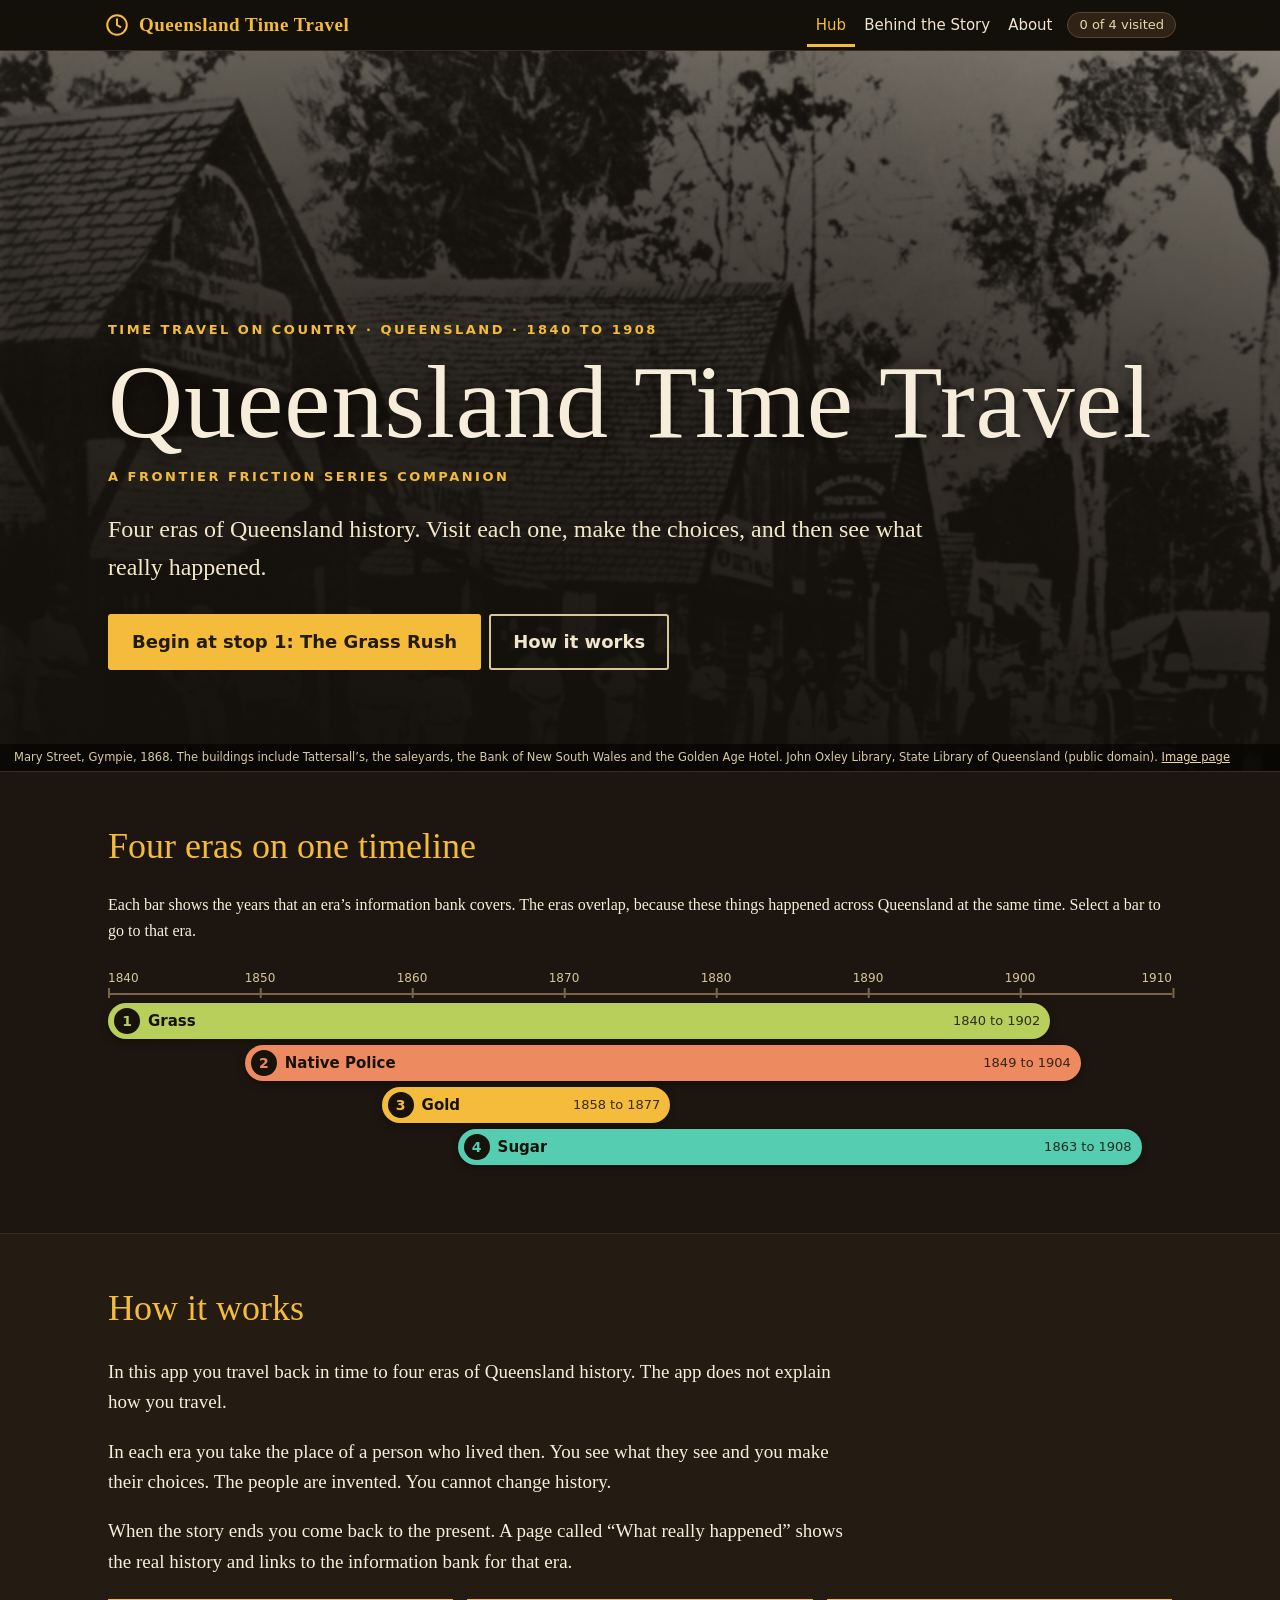
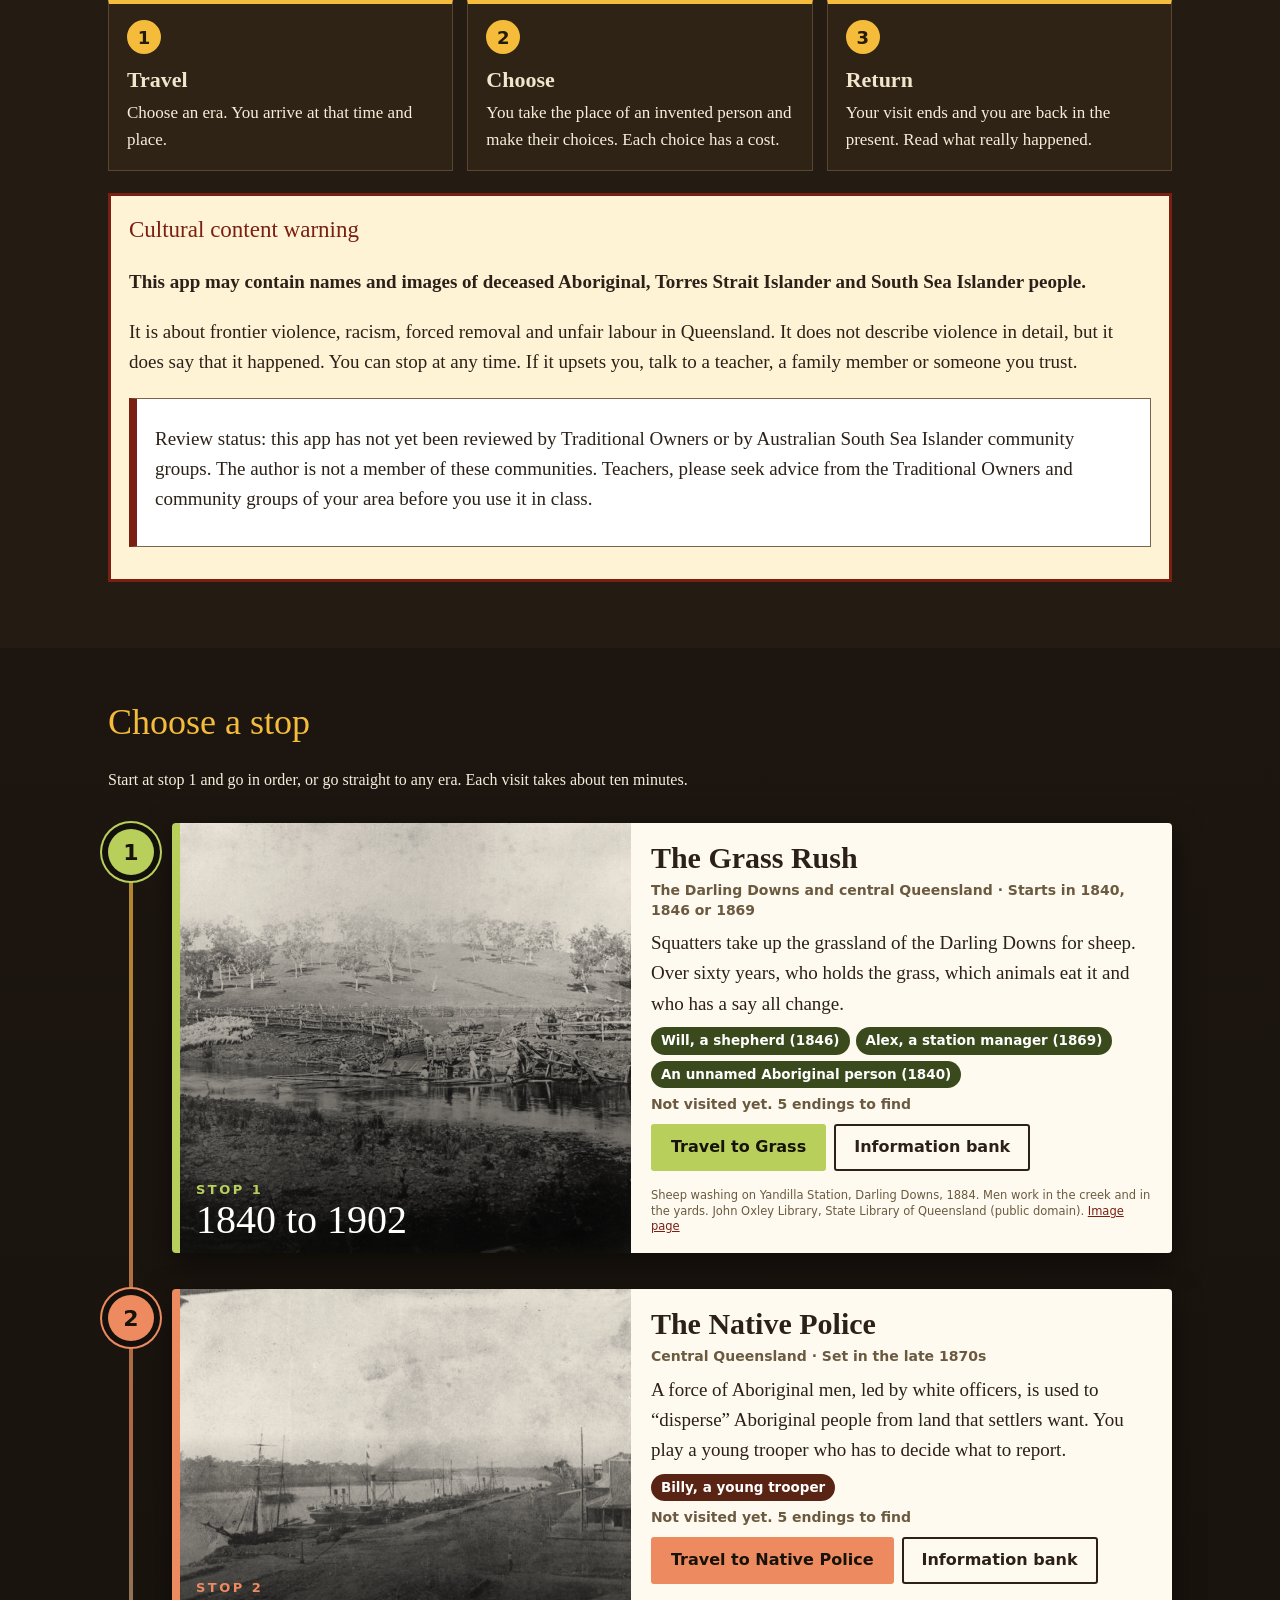
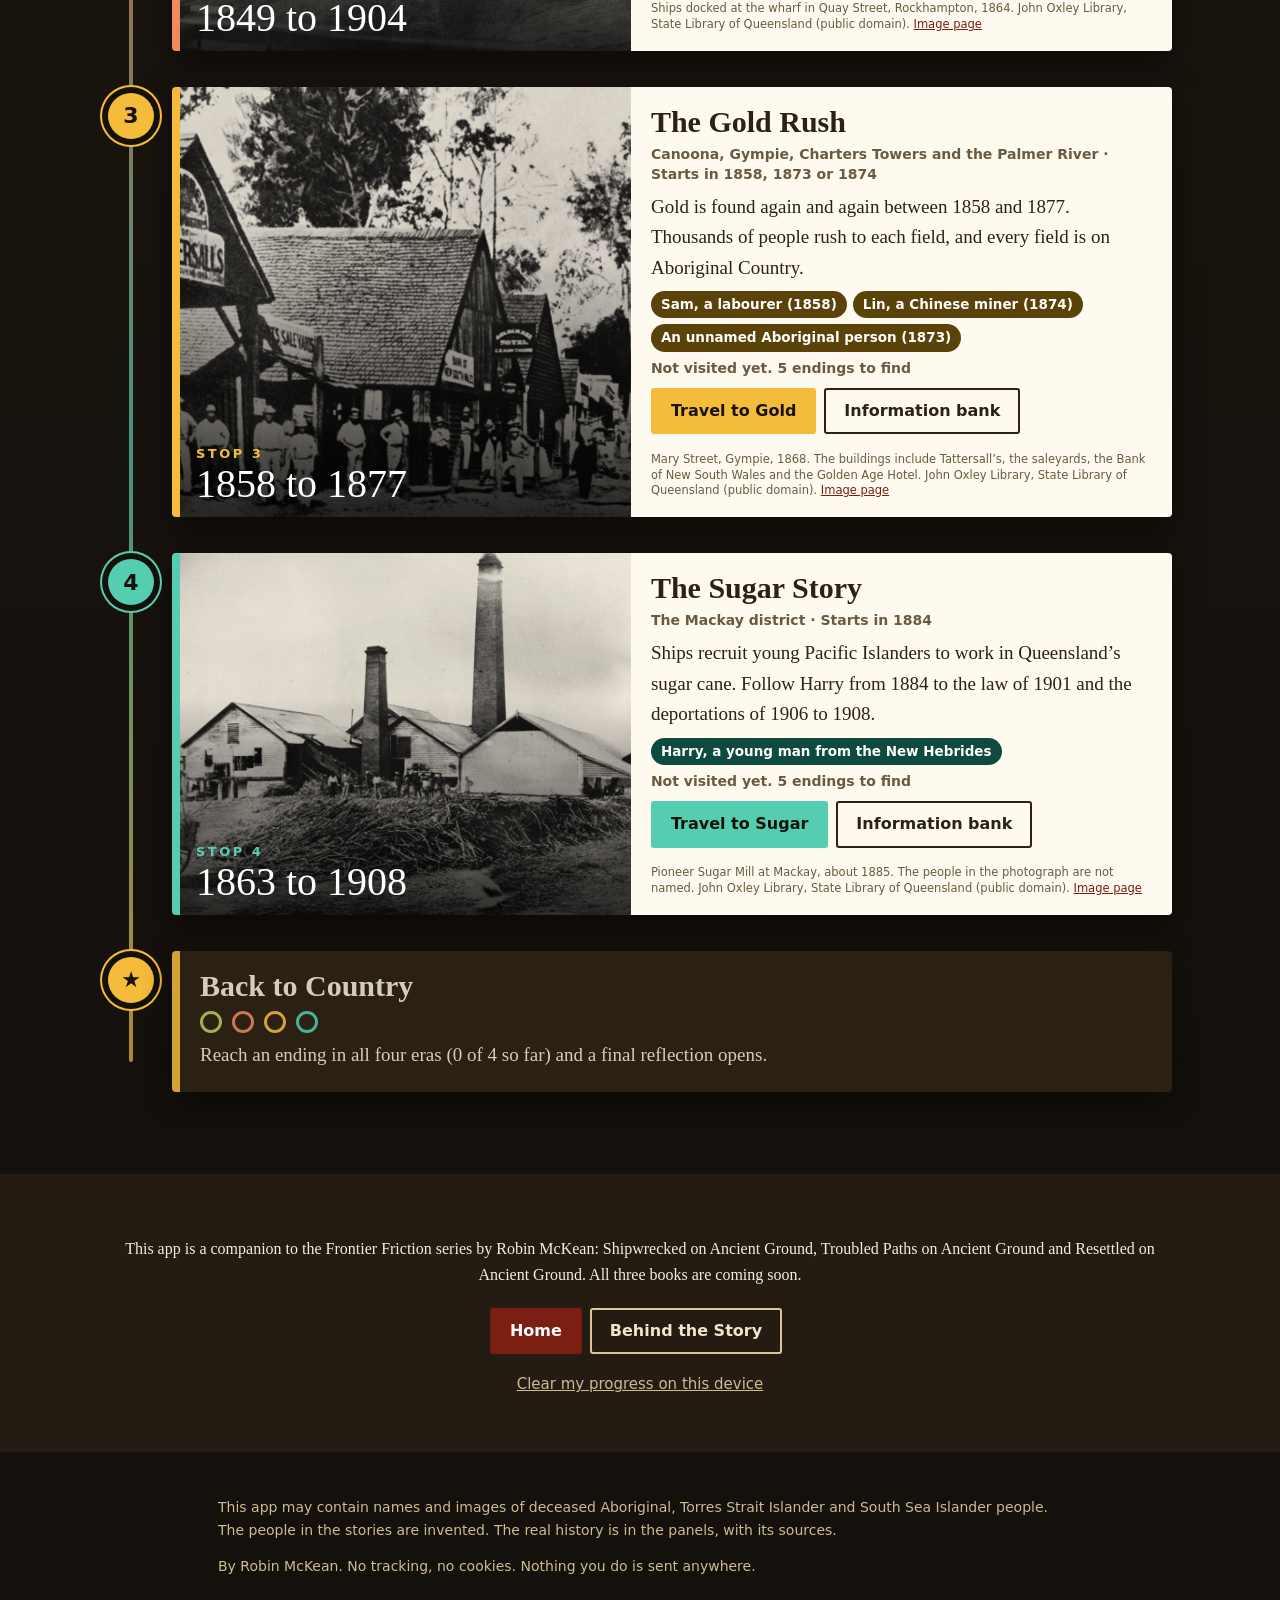
<file: index.html>
<!doctype html>
<html lang="en-AU"><head><meta charset="utf-8">
<meta name="viewport" content="width=device-width,initial-scale=1">
<title>Queensland Time Travel · A Frontier Friction series companion</title>
<meta name="description" content="A choose-your-path time-travel app by Robin McKean. Step into four eras of Queensland history (the grass rush, the Native Mounted Police, the gold rushes and the sugar industry), make the choices, then read what really happened. Includes a content warning, real history panels with sources, and class questions.">
<meta name="theme-color" content="#14100b">
<link rel="icon" href="data:image/svg+xml,%3Csvg xmlns='http://www.w3.org/2000/svg' viewBox='0 0 32 32'%3E%3Crect width='32' height='32' fill='%2314100b'/%3E%3Ccircle cx='16' cy='16' r='10' fill='none' stroke='%23f4bc3a' stroke-width='2.5'/%3E%3Cpath d='M16 9v7l5 3' stroke='%23f6eedb' stroke-width='2.5' fill='none'/%3E%3C/svg%3E">
<link rel="stylesheet" href="styles.css">
</head><body>
<a class="skip" href="#main">Skip to the main content</a>

<header class="top">
 <div class="topbar">
  <a class="brand" href="#/"><svg viewBox="0 0 32 32" width="26" height="26" aria-hidden="true" focusable="false"><circle cx="16" cy="16" r="12" fill="none" stroke="currentColor" stroke-width="2.5"/><path d="M16 8v8l5 3" fill="none" stroke="currentColor" stroke-width="2.5"/></svg><span>Queensland Time Travel</span></a>
  <nav id="nav" aria-label="Sections"></nav>
 </div>
</header>
<main id="main" tabindex="-1"></main>
<footer id="foot"></footer>
<noscript><p style="padding:16px;font-family:Georgia,serif;background:#f6eedb">This app needs JavaScript. Nothing is sent anywhere.</p></noscript>
<script src="data.js"></script>
<script src="app.js"></script>
</body></html>
</file>
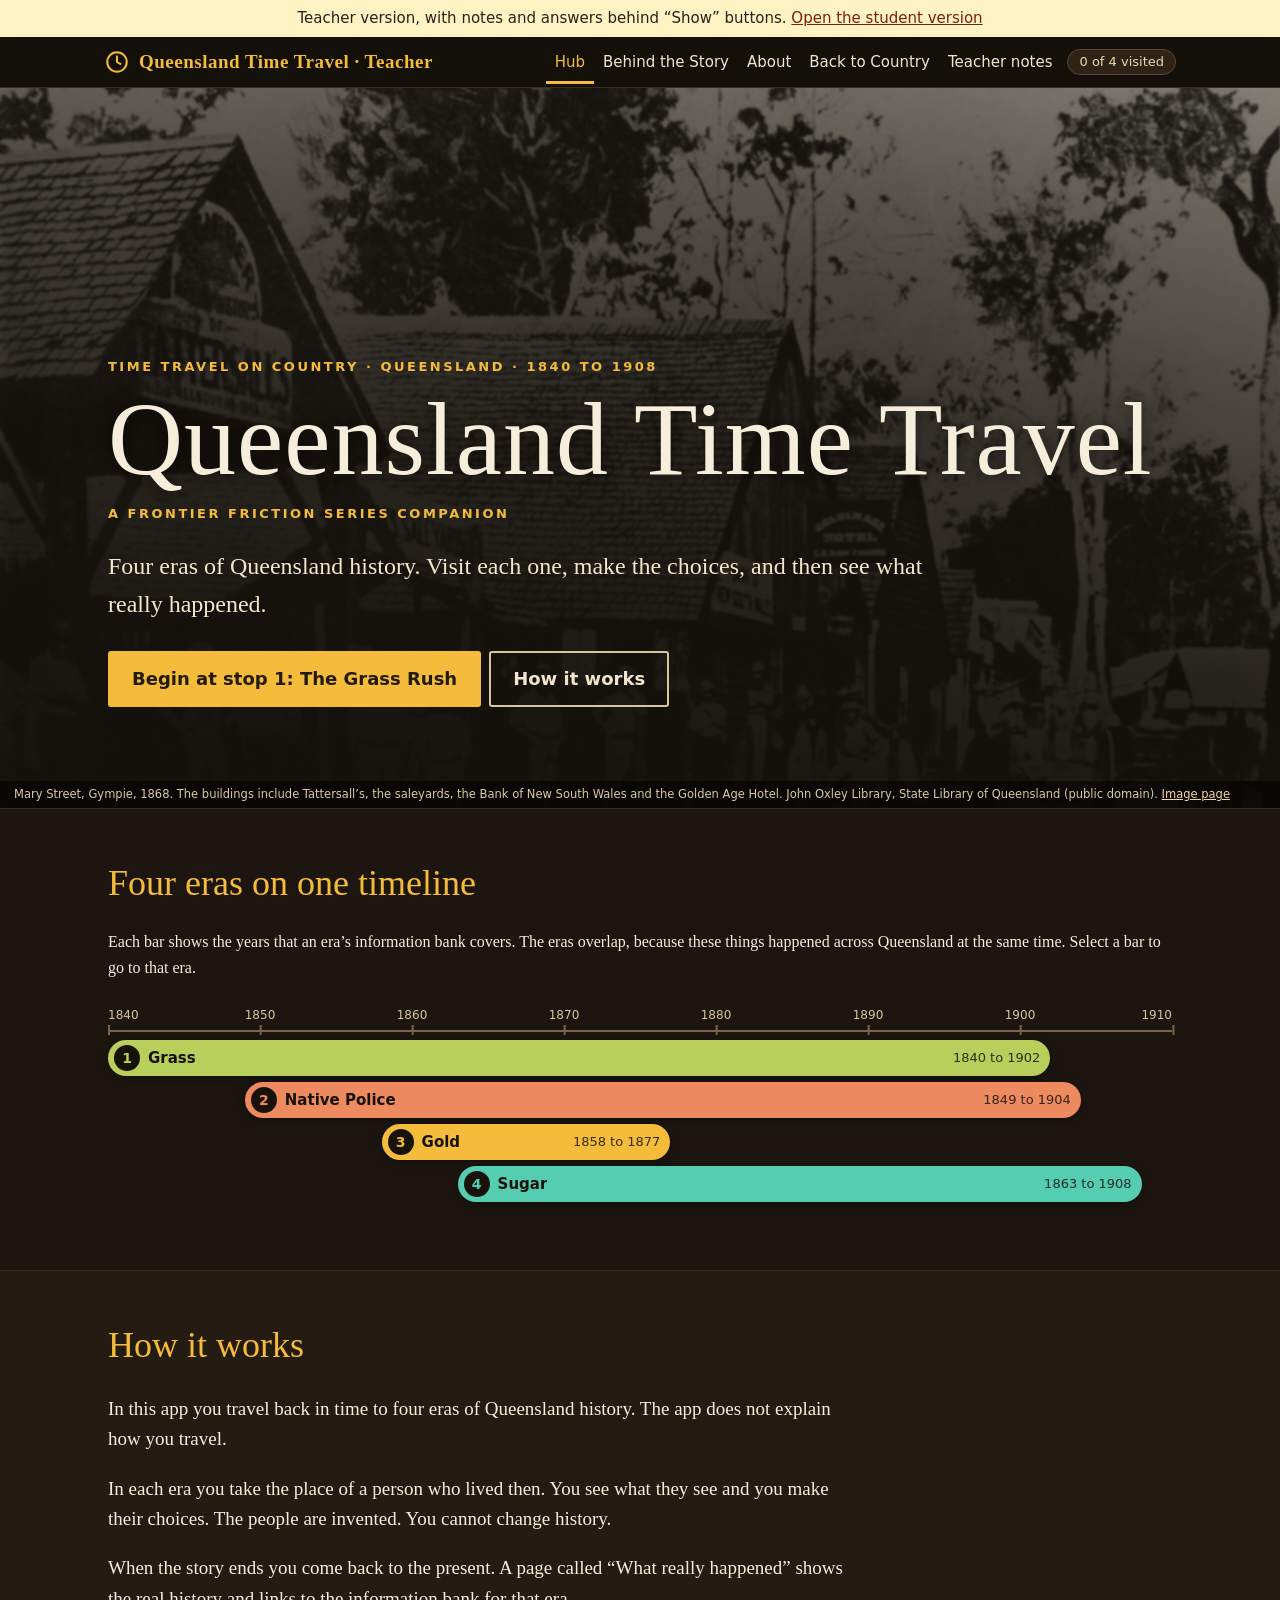
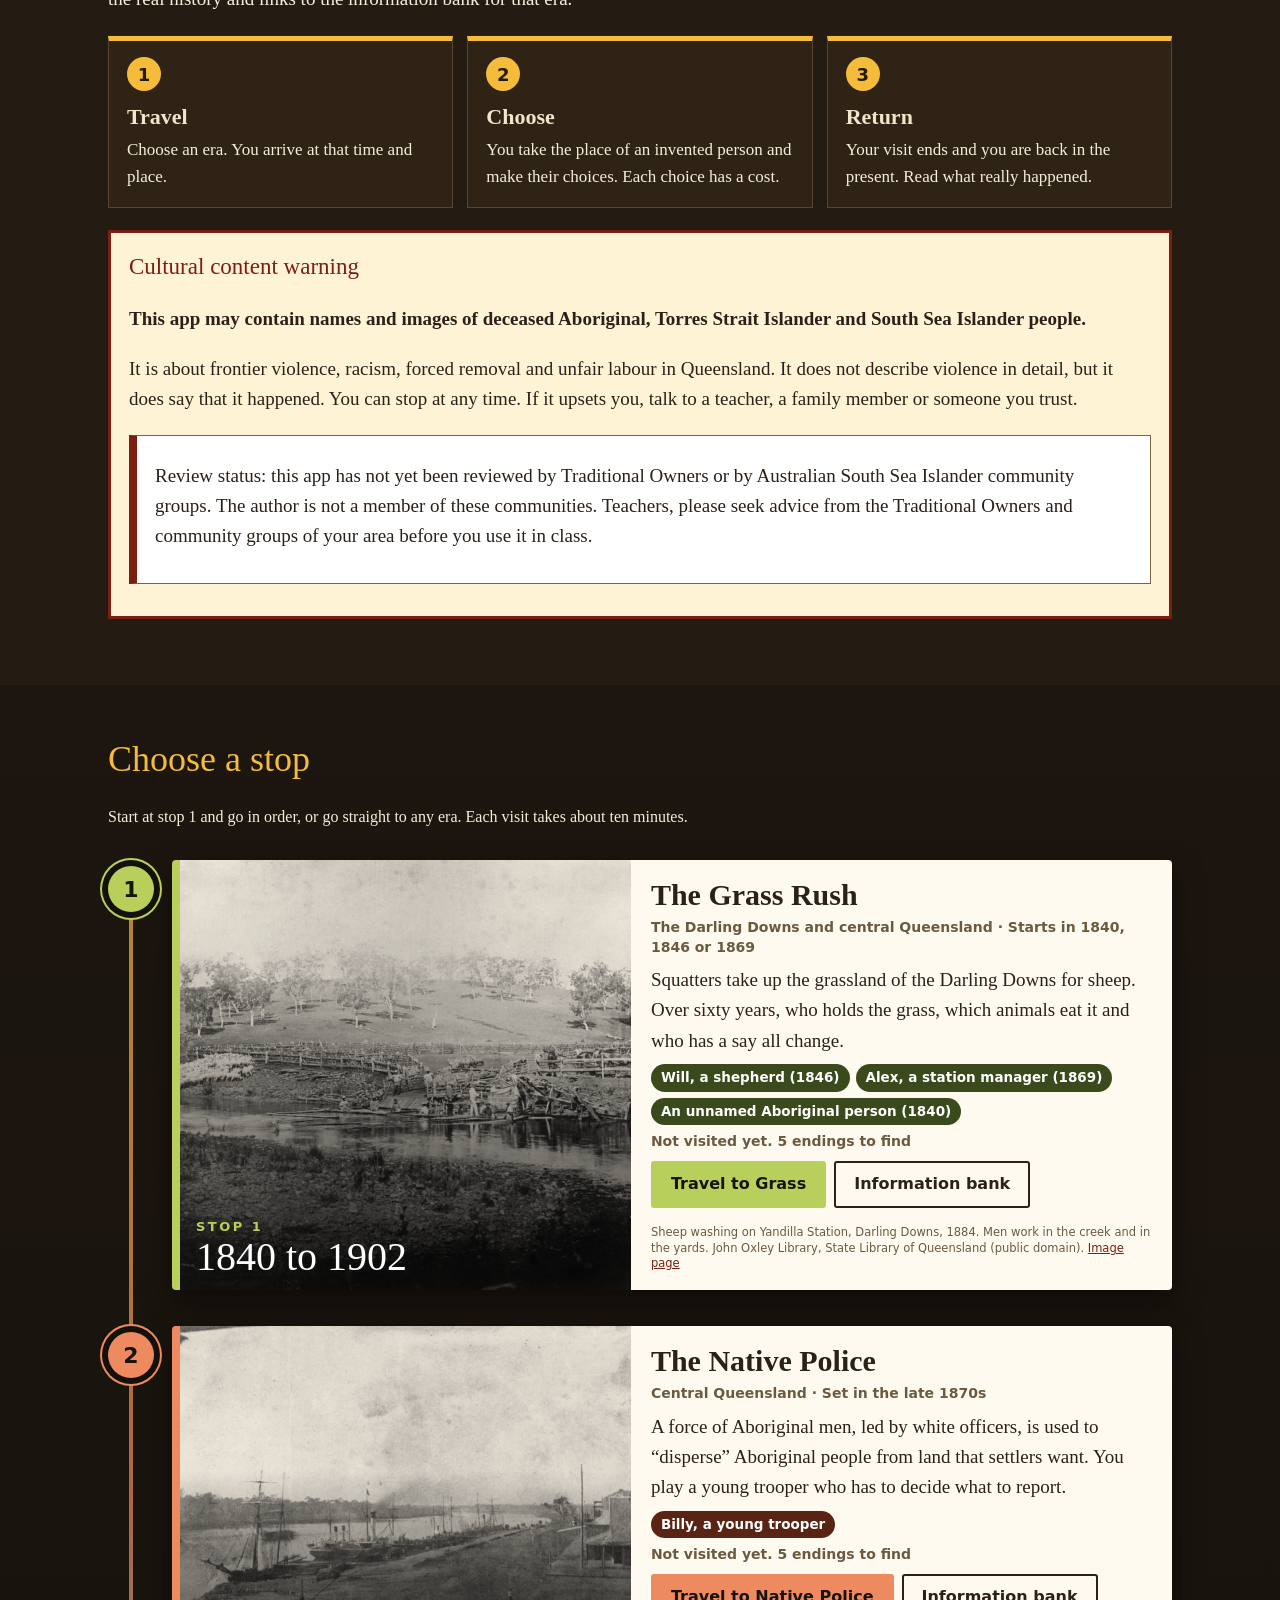
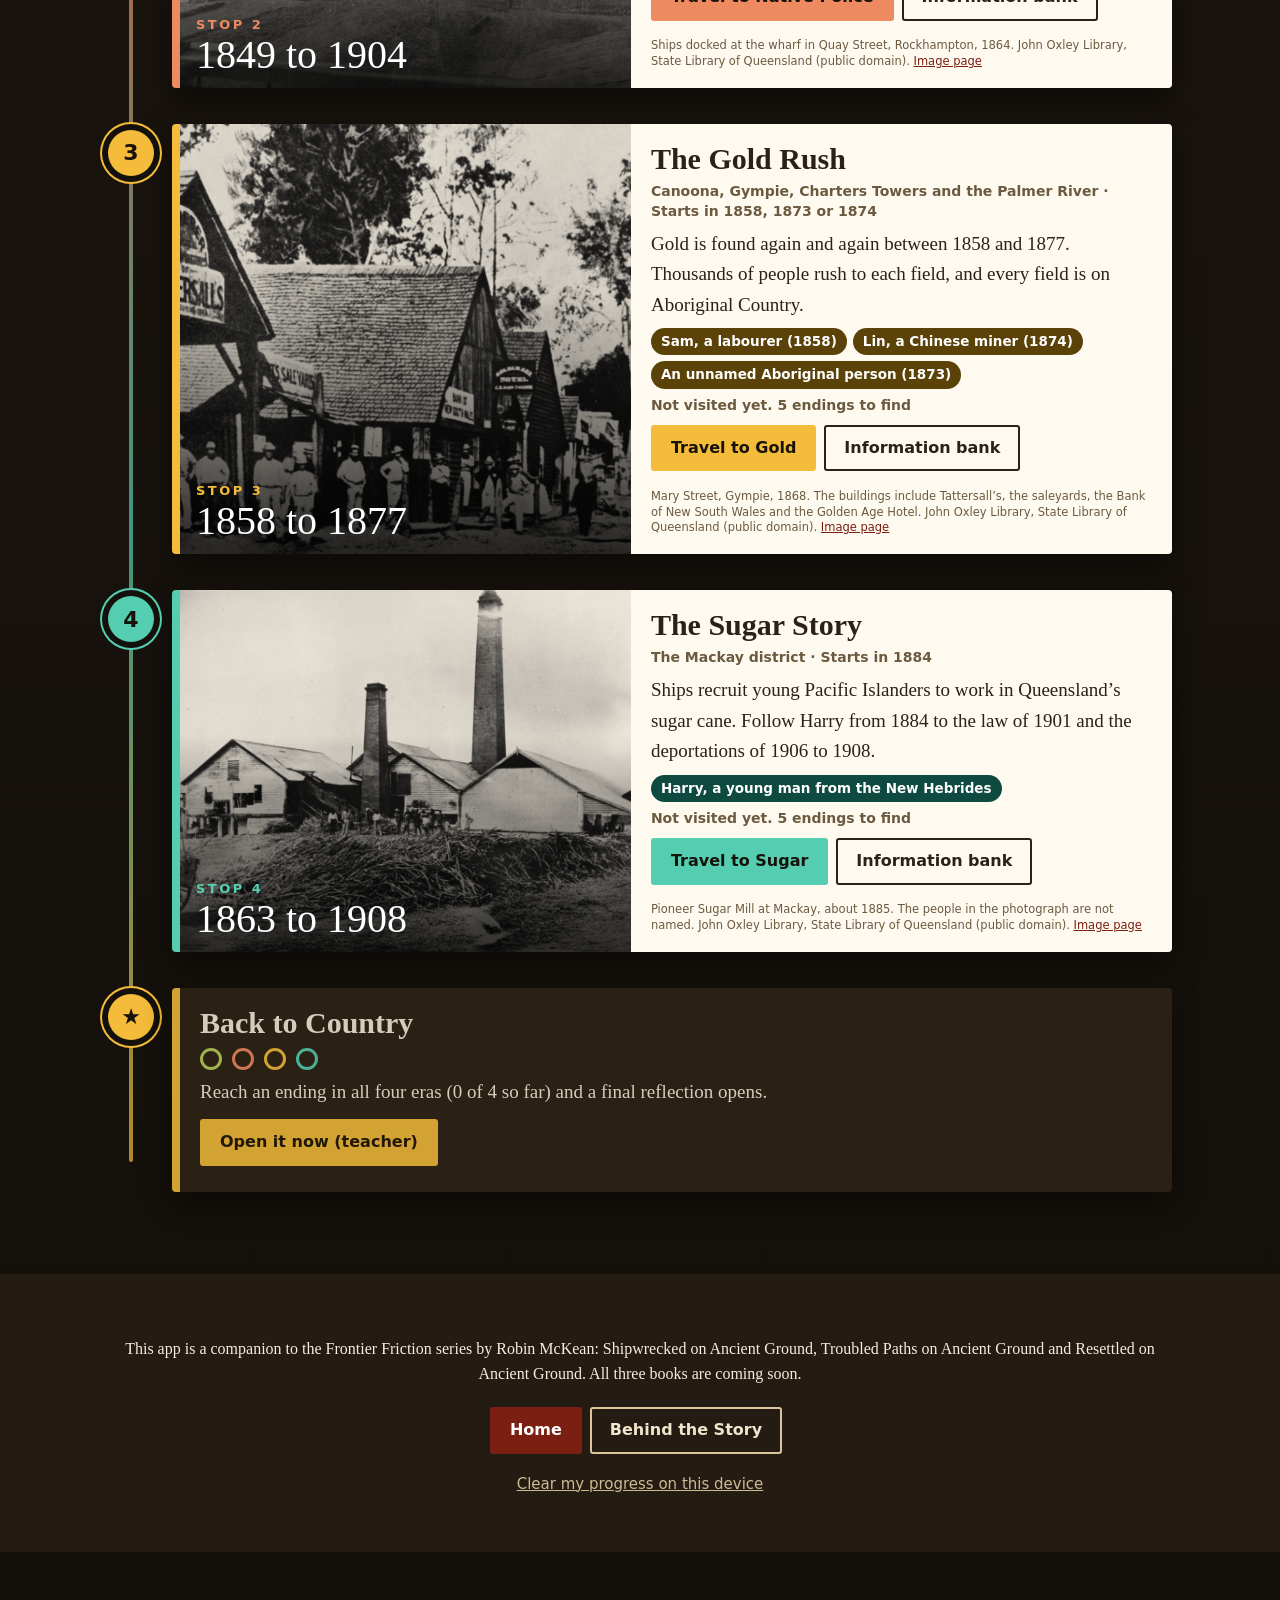
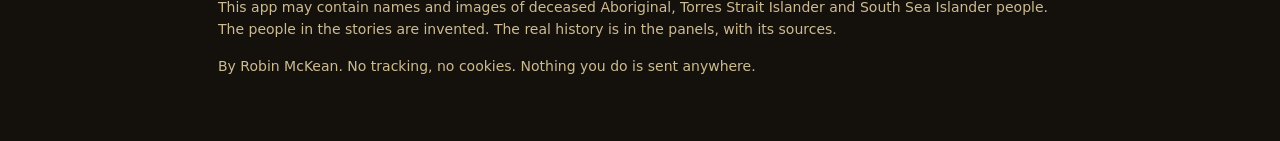
<file: teacher/index.html>
<!doctype html>
<html lang="en-AU"><head><meta charset="utf-8">
<meta name="viewport" content="width=device-width,initial-scale=1">
<title>Queensland Time Travel · A Frontier Friction series companion · Teacher version</title>
<meta name="description" content="A choose-your-path time-travel app by Robin McKean. Step into four eras of Queensland history (the grass rush, the Native Mounted Police, the gold rushes and the sugar industry), make the choices, then read what really happened. Includes a content warning, real history panels with sources, and class questions.">
<meta name="robots" content="noindex">
<meta name="theme-color" content="#14100b">
<link rel="icon" href="data:image/svg+xml,%3Csvg xmlns='http://www.w3.org/2000/svg' viewBox='0 0 32 32'%3E%3Crect width='32' height='32' fill='%2314100b'/%3E%3Ccircle cx='16' cy='16' r='10' fill='none' stroke='%23f4bc3a' stroke-width='2.5'/%3E%3Cpath d='M16 9v7l5 3' stroke='%23f6eedb' stroke-width='2.5' fill='none'/%3E%3C/svg%3E">
<link rel="stylesheet" href="styles.css">
</head><body>
<a class="skip" href="#main">Skip to the main content</a>
<p class="tbanner">Teacher version, with notes and answers behind “Show” buttons. <a href="../">Open the student version</a></p>
<header class="top">
 <div class="topbar">
  <a class="brand" href="#/"><svg viewBox="0 0 32 32" width="26" height="26" aria-hidden="true" focusable="false"><circle cx="16" cy="16" r="12" fill="none" stroke="currentColor" stroke-width="2.5"/><path d="M16 8v8l5 3" fill="none" stroke="currentColor" stroke-width="2.5"/></svg><span>Queensland Time Travel · Teacher</span></a>
  <nav id="nav" aria-label="Sections"></nav>
 </div>
</header>
<main id="main" tabindex="-1"></main>
<footer id="foot"></footer>
<noscript><p style="padding:16px;font-family:Georgia,serif;background:#f6eedb">This app needs JavaScript. Nothing is sent anywhere.</p></noscript>
<script src="data.js"></script>
<script src="app.js"></script>
</body></html>
</file>
<file: styles.css>
:root{--bg:#14100b;--bg2:#1d1610;--paper:#f6eedb;--ink:#2b2118;--rule:#7a6548;--cream:#f1e6cc;--gold:#f4bc3a;--accent:#f4bc3a;--deep:#5a4208;--red:#7a1f12;--max:880px}
*{box-sizing:border-box}
html{scroll-behavior:smooth}
@media (prefers-reduced-motion:reduce){html{scroll-behavior:auto}*{animation:none!important;transition:none!important}}
body{margin:0;background:var(--bg);color:var(--paper);font-family:Georgia,"Times New Roman",serif;font-size:19px;line-height:1.6}
a{color:inherit}
:focus-visible{outline:3px solid var(--gold);outline-offset:3px}
.skip{position:absolute;left:-999px;top:0;background:var(--paper);color:var(--ink);padding:10px 14px;z-index:30}
.skip:focus{left:8px;top:8px}
.tbanner{margin:0;background:#fff3c4;color:#2b2118;padding:8px 14px;font:15px/1.4 system-ui,sans-serif;text-align:center}
.tbanner a{color:#7a1f12}
/* top bar */
header.top{position:sticky;top:0;z-index:20;background:rgba(20,16,11,.94);backdrop-filter:blur(6px);border-bottom:1px solid #3a2d1f}
.topbar{max-width:1100px;margin:0 auto;padding:0 14px;display:flex;flex-wrap:wrap;align-items:center;justify-content:space-between;gap:0 14px}
.brand{display:flex;align-items:center;gap:9px;text-decoration:none;color:var(--gold);font-weight:bold;letter-spacing:.5px;padding:10px 0;min-height:44px}
nav#nav{display:flex;flex-wrap:wrap;align-items:center;font:15px/1.2 system-ui,sans-serif}
nav#nav a{color:var(--cream);text-decoration:none;padding:12px 9px;min-height:44px;display:inline-flex;align-items:center}
nav#nav a:hover{text-decoration:underline}
nav#nav a[aria-current]{color:var(--gold);box-shadow:inset 0 -3px 0 var(--gold)}
.pill{background:#2e2315;border:1px solid #5a4630;border-radius:20px;padding:4px 11px;font-size:13px;color:#e8d7ae;margin-left:6px}
main{display:block;min-height:60vh}
main.fade{animation:fade .35s ease both}
@keyframes fade{from{opacity:0;transform:translateY(6px)}to{opacity:1;transform:none}}
footer{max-width:var(--max);margin:0 auto;padding:30px 18px 50px;font-size:14px;color:#cdbb92;font-family:system-ui,sans-serif}
/* buttons */
.btn{display:inline-block;padding:11px 18px;min-height:44px;background:var(--cream);color:var(--ink);text-decoration:none;border:2px solid var(--cream);margin:4px 8px 4px 0;font:600 16px/1.3 system-ui,sans-serif;cursor:pointer;border-radius:3px}
.btn:hover{text-decoration:underline}
.btn.big{padding:14px 22px;font-size:18px}
.btn.small{padding:7px 12px;min-height:44px;font-size:15px}
.btn.gold{background:var(--gold);border-color:var(--gold);color:#241a08}
.btn.accent{background:var(--accent);border-color:var(--accent);color:#17120a}
.btn.ghost{background:transparent;color:var(--cream);border-color:#d9c79b}
.btn.ghostd{background:transparent;color:var(--cream);border-color:#8a7650}
.btn.dark{background:#2b2118;border-color:#2b2118;color:var(--cream)}
.btn.home{background:var(--red);border-color:var(--red);color:#fff}
.linkbtn{background:none;border:0;color:#cdbb92;text-decoration:underline;cursor:pointer;font:15px system-ui,sans-serif;padding:10px 0;min-height:44px}
/* hero */
.hero{position:relative;min-height:min(86vh,720px);display:flex;flex-direction:column;justify-content:flex-end;overflow:hidden;background:#000}
.hero img{position:absolute;inset:0;width:100%;height:100%;object-fit:cover;object-position:center 40%;filter:sepia(.25) saturate(.9)}
.hero .shade{position:absolute;inset:0;background:radial-gradient(ellipse at 20% 100%,rgba(20,16,11,.95),rgba(20,16,11,.55) 55%,rgba(20,16,11,.2)),linear-gradient(180deg,rgba(20,16,11,.35),rgba(20,16,11,.9))}
.htext{position:relative;max-width:1100px;width:100%;margin:0 auto;padding:60px 18px 70px}
.kick{text-transform:uppercase;letter-spacing:2.5px;font:600 13px/1.4 system-ui,sans-serif;color:var(--accent);margin:0}
.hero h1{font-size:clamp(44px,12vw,104px);line-height:1;margin:10px 0 14px;font-weight:normal;letter-spacing:1px;text-shadow:0 2px 18px rgba(0,0,0,.6)}
.hero .lead{max-width:34em;font-size:clamp(19px,4.6vw,24px);color:#f3e7c9}
.cta{margin:22px 0 0}
.bcredit{position:relative;margin:0;padding:6px 14px;font:11.5px/1.35 system-ui,sans-serif;color:#d8c9a4;background:rgba(0,0,0,.55);z-index:2}
.bcredit a{color:#f0d9a0}
/* bands */
.band{padding:46px 0}
.band .inner{max-width:1100px;margin:0 auto;padding:0 18px}
.band h2{font-size:clamp(26px,6vw,36px);font-weight:normal;margin:0 0 10px;color:var(--gold)}
.band .small,.small{font-size:16px}
.ruler-band{background:var(--bg2);border-top:1px solid #3a2d1f;border-bottom:1px solid #3a2d1f}
.how{background:#241b12}
.intro{max-width:40em}
.steps{list-style:none;padding:0;margin:22px 0;display:grid;gap:14px;grid-template-columns:repeat(auto-fit,minmax(230px,1fr));counter-reset:s}
.steps li{background:#2e2315;border:1px solid #5a4630;border-top:5px solid var(--gold);padding:16px 18px;position:relative}
.steps .n{display:inline-flex;width:34px;height:34px;border-radius:50%;background:var(--gold);color:#241a08;align-items:center;justify-content:center;font:700 18px system-ui,sans-serif}
.steps h3{margin:8px 0 2px;font-size:22px;color:var(--cream)}
.steps p{margin:0;font-size:17px}
/* ruler */
.ruler{position:relative;height:210px;margin:26px 0 8px;font-family:system-ui,sans-serif}
.axis{position:absolute;left:0;right:0;top:0;height:26px;border-bottom:2px solid #7a6548}
.tick{position:absolute;top:0;transform:translateX(-50%);font-size:12px;color:#d6c598;padding-bottom:8px}
.tick::after{content:"";position:absolute;left:50%;bottom:-2px;width:2px;height:10px;background:#7a6548}
.tick:first-child{transform:none}.tick:first-child::after{left:0}
.tick:last-child{transform:translateX(-100%)}.tick:last-child::after{left:100%}
.rbar{position:absolute;height:36px;display:flex;align-items:center;gap:8px;padding:0 10px 0 6px;background:var(--accent);color:#17120a;text-decoration:none;border-radius:18px;overflow:hidden;white-space:nowrap;font-size:15px;font-weight:600;box-shadow:0 2px 8px rgba(0,0,0,.4);transition:transform .15s}
.rbar:hover{transform:translateY(-2px)}
.rbar b{flex:none;width:26px;height:26px;border-radius:50%;background:#17120a;color:var(--accent);display:inline-flex;align-items:center;justify-content:center;font-size:14px}
.rbar span{overflow:hidden;text-overflow:ellipsis}
.rbar i{font-style:normal;font-weight:400;font-size:13px;opacity:.85;margin-left:auto}
.rbar.done::after{content:"✓";margin-left:4px;font-weight:700}
/* stops */
.stops-band{background:linear-gradient(180deg,#1d1610,#14100b)}
.stops{list-style:none;margin:30px 0 0;padding:0;position:relative}
.stops::before{content:"";position:absolute;left:21px;top:10px;bottom:30px;width:4px;background:linear-gradient(180deg,#f4bc3a,#ee8a5f,#55cdb0,#f4bc3a);border-radius:2px;opacity:.7}
.stop{position:relative;padding-left:64px;margin-bottom:36px}
.pin{position:absolute;left:0;top:6px;width:46px;height:46px;border-radius:50%;background:var(--accent);color:#17120a;display:flex;align-items:center;justify-content:center;font:700 22px system-ui,sans-serif;box-shadow:0 0 0 6px #14100b,0 0 0 8px var(--accent)}
.stop.done .pin{background:#17120a;color:var(--accent)}
.card{background:#fffaf0;color:var(--ink);display:grid;grid-template-columns:minmax(0,5fr) minmax(0,6fr);border-radius:4px;overflow:hidden;box-shadow:0 10px 30px rgba(0,0,0,.5);border-left:8px solid var(--accent)}
.card .pic{position:relative;min-height:260px;background:#000}
.card .pic img{position:absolute;inset:0;width:100%;height:100%;object-fit:cover;filter:sepia(.2)}
.card .pic .shade{position:absolute;inset:0;background:linear-gradient(180deg,rgba(0,0,0,.05) 40%,rgba(0,0,0,.8))}
.ptext{position:absolute;left:16px;right:16px;bottom:12px;color:#fff}
.ptext .kick{color:var(--accent)}
.ptext .yrs{margin:0;font-size:clamp(28px,5vw,40px);line-height:1.05}
.cbody{padding:18px 20px 14px;position:relative}
.cbody h3{margin:0;font-size:clamp(24px,5vw,30px);line-height:1.15}
.meta{font:600 14px/1.4 system-ui,sans-serif;color:#6b5a3f;margin:4px 0 10px}
.cbody p{margin:.4em 0}
.chips{list-style:none;padding:0;margin:8px 0;display:flex;flex-wrap:wrap;gap:6px}
.chips li{background:var(--deep);color:#fff;font:600 13.5px/1.3 system-ui,sans-serif;padding:5px 10px;border-radius:14px}
.status{font:600 14px system-ui,sans-serif;color:#6b5a3f}
.status.yes{color:#1e6b2d}
.acts{margin:10px 0 4px}
.cbody .bcredit{position:static;background:none;color:#6b5a3f;padding:6px 0 0;font-size:11.5px}
.cbody .bcredit a{color:#7a1f12}
.card.fin{grid-template-columns:1fr;border-left-color:var(--gold);background:#2e2315;color:var(--paper)}
.stop.final .pin{background:var(--gold)}
.stop.final:not(.open) .card{opacity:.85}
.dots{display:flex;gap:10px;margin:10px 0}
.dot{width:22px;height:22px;border-radius:50%;border:3px solid var(--accent);background:transparent}
.dot.on{background:var(--accent)}
.endband{background:#241b12;text-align:center}
.endband .acts{margin-top:14px}
/* boxes */
.care{background:#fff3d6;color:#2b2118;border:3px solid #7a1f12;padding:6px 18px 12px;margin:20px 0}
.care h2{font-size:23px;margin:10px 0 4px;color:#7a1f12;border:0;padding:0}
.care .strong{font-weight:bold}
.band .care h2{color:#7a1f12}
.panel{background:#fffaf0;color:var(--ink);border:1px solid var(--rule);border-left:8px solid var(--rule);padding:6px 18px 12px;margin:20px 0}
.panel h2{font-size:23px;margin:10px 0 6px;font-weight:bold;border:0;padding:0;color:var(--ink)}
.panel h3{font-size:18px;margin:8px 0 4px;color:var(--ink)}
.panel.check{background:#fff;border-left-color:#7a1f12}
.panel.made{border-left-color:#8a5a00;background:#fff4d9}
.panel.real,.panel.happened{border-left-color:#1e5f8a}
.panel.teacher{border-left-color:#4a2f7a;background:#f4eefb}
details.panel>summary{cursor:pointer;font:700 17px/1.4 system-ui,sans-serif;padding:10px 0;min-height:44px;color:var(--ink)}
details.panel.real>summary{color:#124a6e}
details.happened>summary{font-size:21px;color:#124a6e}
.rblock{border-top:1px solid #e3d6b4;padding:8px 0}
.rblock:first-of-type{border-top:0}
.badge{display:inline-block;font:700 11.5px system-ui,sans-serif;text-transform:uppercase;letter-spacing:1px;padding:2px 8px;border-radius:3px;margin-right:6px}
.b-real{background:#1e5f8a;color:#fff}
.srcs{display:block;font:14px/1.5 system-ui,sans-serif;color:#555;margin-top:4px}
.srcs a{color:#124a6e}
.banklinks{margin-top:14px;padding-top:10px;border-top:2px dashed #b9a679}
.banklinks .btn{background:#124a6e;border-color:#124a6e;color:#fff}
.sumry{background:#eaf3f9;padding:6px 14px 10px;margin:6px 0}
.returned{background:#17120a;border:2px solid var(--accent);color:var(--cream);padding:4px 18px 12px;margin:22px 0}
.returned h2{margin:10px 0 4px;font-size:26px;color:var(--accent)}
.unlock{background:#17120a;border:3px solid var(--gold);color:var(--cream);padding:4px 18px 14px;margin:22px 0;text-align:center}
.unlock h2{color:var(--gold);margin:10px 0 4px;font-size:26px}
.tag-invented{font:600 15px/1.4 system-ui,sans-serif;background:#fff4d9;color:#5a3d00;border-left:6px solid #8a5a00;padding:8px 12px}
.note{background:#ece3c9;padding:2px 14px;margin:18px 0}
/* era banner and pages */
.banner{position:relative;min-height:min(44vh,380px);display:flex;flex-direction:column;justify-content:flex-end;overflow:hidden;background:#000;border-bottom:6px solid var(--accent)}
.banner.compact{min-height:230px}
.banner img{position:absolute;inset:0;width:100%;height:100%;object-fit:cover;object-position:center 45%;filter:sepia(.25) saturate(.9)}
.banner .shade{position:absolute;inset:0;background:linear-gradient(180deg,rgba(20,16,11,.15),rgba(20,16,11,.55) 50%,rgba(20,16,11,.92)),linear-gradient(90deg,var(--deep),transparent 70%);opacity:.97}
.btext{position:relative;max-width:var(--max);width:100%;margin:0 auto;padding:30px 18px 40px}
.btext .big{margin:4px 0 0;font-size:clamp(34px,9vw,68px);line-height:1.05;text-shadow:0 2px 12px rgba(0,0,0,.6)}
.btext .sm{margin:6px 0 0;font:600 16px system-ui,sans-serif;color:#f3e7c9}
.page{max-width:var(--max);margin:0 auto;padding:0 0 10px;background:var(--paper);color:var(--ink);padding:26px 22px 24px;position:relative}
.page h1{font-size:clamp(28px,7vw,42px);line-height:1.15;margin:0 0 14px;font-weight:normal;color:var(--deep,#2b2118);border-bottom:3px solid var(--accent);padding-bottom:8px}
body:not([data-era]) .page h1{color:#2b2118;border-bottom-color:var(--gold)}
.page h2{font-size:clamp(22px,5vw,28px);font-weight:normal;margin:26px 0 8px;color:#2b2118}
.page p{margin:.7em 0}
.page a{color:#7a1f12}
.page .btn{color:var(--ink)}
.page .btn.dark,.page .btn.home,.page .btn.accent{}
.page .btn.dark{color:var(--cream)}
.page .btn.home{color:#fff}
.page .btn.accent{color:#17120a}
.page .btn.gold{color:#241a08}
.page .btn{background:#e7d9b5;border-color:#2b2118}
.page .btn.dark{background:#2b2118}
.page .btn.home{background:var(--red);border-color:var(--red)}
.page .btn.accent{background:var(--accent);border-color:#2b2118}
.page .btn.gold{background:var(--gold);border-color:#2b2118}
.page .banklinks .btn{background:#124a6e;color:#fff;border-color:#124a6e}
.crumb{font:600 14px system-ui,sans-serif;color:#6b5a3f;margin:0 0 8px}
.crumb a{color:#6b5a3f}
.kind{font:700 14px system-ui,sans-serif;text-transform:uppercase;letter-spacing:1.5px;color:var(--deep);margin:4px 0}
.page>.lead2{font-size:21px}
.etabs{display:flex;flex-wrap:wrap;gap:0;margin:-6px 0 18px;border-bottom:1px solid #cdbb92;font:15px system-ui,sans-serif}
.etabs a{padding:10px 12px;min-height:44px;display:inline-flex;align-items:center;text-decoration:none;color:#2b2118}
.etabs a[aria-current]{font-weight:700;box-shadow:inset 0 -4px 0 var(--accent)}
.etabs a:hover{text-decoration:underline}
.page figure{margin:18px 0}
.page figure img{display:block;max-width:100%;height:auto;border:1px solid var(--rule);background:#ddd}
.page figcaption{font:14px/1.5 system-ui,sans-serif;color:#555;margin-top:6px}
.scenefig img{max-height:520px;width:auto;margin:0 auto}
/* choices */
.choices{list-style:none;padding:0;margin:10px 0}
.choices li{margin:10px 0}
.sc,.who{display:block;width:100%;text-align:left;font:600 18px/1.45 Georgia,serif;color:#17120a;background:#fff;border:2px solid #2b2118;border-left:10px solid var(--accent);padding:14px 16px;cursor:pointer;min-height:54px;border-radius:2px;transition:transform .12s,background .12s}
.sc:hover,.who:hover{background:#fff3d0;transform:translateX(4px)}
.whocards{list-style:none;padding:0;margin:12px 0;display:grid;gap:10px}
.who{font-size:19px;border-left-width:12px}
.sr{position:absolute;left:-9999px}
.chooser h2{margin-top:10px}
.actions{margin:16px 0}
.homebar{margin:36px 0 10px;padding-top:18px;border-top:3px double #7a6548;display:flex;flex-wrap:wrap;gap:4px}
.trail{padding-left:1.3em}
.trail li{margin:6px 0}
.qs>li{margin:14px 0}
.tgroup{margin:8px 0}
.tbox{margin-top:8px;padding:8px 14px;background:#fff;border:1px solid #bba;font-size:17px}
.tbox ul{padding-left:1.2em}
.sourcelist{padding-left:1.2em;font:15px/1.5 system-ui,sans-serif}
.sourcelist li{margin:8px 0;overflow-wrap:anywhere}
.imgd summary{cursor:pointer;font:600 15px/1.4 system-ui,sans-serif;padding:10px 0;min-height:44px}
.visits{list-style:none;padding:0}
.visits li{border-left:8px solid var(--accent);padding:4px 12px;margin:10px 0;background:#fff}
.visits p{margin:2px 0}
.eralinks li{margin:6px 0}
/* mobile */
@media (max-width:760px){
 body{font-size:18px}
 .card{grid-template-columns:1fr}
 .card .pic{min-height:190px}
 .stops::before{left:15px}
 .stop{padding-left:44px}
 .pin{width:32px;height:32px;font-size:16px;top:4px;box-shadow:0 0 0 4px #14100b,0 0 0 6px var(--accent)}
 .ruler{height:200px}
 .rbar i{display:none}
 .tick.minor{display:none}
 .rbar{font-size:14px;padding:0 8px 0 5px}
 .page{padding:20px 16px 20px}
 .hero{min-height:82vh}
 .htext{padding:40px 16px 36px}
 header.top{position:static}
 .pill{margin:0 0 6px}
 .btn.big{width:100%;text-align:center}
}
@media (max-width:420px){
 .brand span{font-size:15px}
 nav#nav a{padding:12px 7px;font-size:14px}
 .banner.compact{min-height:200px}
}
@media print{header.top,.homebar,.hero,.ruler-band{display:none}body{background:#fff;color:#000}.page{padding:0}}
.card .btn.ghostd{color:#2b2118;border-color:#2b2118}

h1:focus,h1:focus-visible{outline:none}
.hero .htext,.banner .btext{position:relative;z-index:1}
.page .returned h2{color:var(--accent)}
.page .unlock h2{color:var(--gold)}
.page .returned a,.page .unlock a:not(.btn){color:var(--accent)}
</file>
<file: teacher/styles.css>
:root{--bg:#14100b;--bg2:#1d1610;--paper:#f6eedb;--ink:#2b2118;--rule:#7a6548;--cream:#f1e6cc;--gold:#f4bc3a;--accent:#f4bc3a;--deep:#5a4208;--red:#7a1f12;--max:880px}
*{box-sizing:border-box}
html{scroll-behavior:smooth}
@media (prefers-reduced-motion:reduce){html{scroll-behavior:auto}*{animation:none!important;transition:none!important}}
body{margin:0;background:var(--bg);color:var(--paper);font-family:Georgia,"Times New Roman",serif;font-size:19px;line-height:1.6}
a{color:inherit}
:focus-visible{outline:3px solid var(--gold);outline-offset:3px}
.skip{position:absolute;left:-999px;top:0;background:var(--paper);color:var(--ink);padding:10px 14px;z-index:30}
.skip:focus{left:8px;top:8px}
.tbanner{margin:0;background:#fff3c4;color:#2b2118;padding:8px 14px;font:15px/1.4 system-ui,sans-serif;text-align:center}
.tbanner a{color:#7a1f12}
/* top bar */
header.top{position:sticky;top:0;z-index:20;background:rgba(20,16,11,.94);backdrop-filter:blur(6px);border-bottom:1px solid #3a2d1f}
.topbar{max-width:1100px;margin:0 auto;padding:0 14px;display:flex;flex-wrap:wrap;align-items:center;justify-content:space-between;gap:0 14px}
.brand{display:flex;align-items:center;gap:9px;text-decoration:none;color:var(--gold);font-weight:bold;letter-spacing:.5px;padding:10px 0;min-height:44px}
nav#nav{display:flex;flex-wrap:wrap;align-items:center;font:15px/1.2 system-ui,sans-serif}
nav#nav a{color:var(--cream);text-decoration:none;padding:12px 9px;min-height:44px;display:inline-flex;align-items:center}
nav#nav a:hover{text-decoration:underline}
nav#nav a[aria-current]{color:var(--gold);box-shadow:inset 0 -3px 0 var(--gold)}
.pill{background:#2e2315;border:1px solid #5a4630;border-radius:20px;padding:4px 11px;font-size:13px;color:#e8d7ae;margin-left:6px}
main{display:block;min-height:60vh}
main.fade{animation:fade .35s ease both}
@keyframes fade{from{opacity:0;transform:translateY(6px)}to{opacity:1;transform:none}}
footer{max-width:var(--max);margin:0 auto;padding:30px 18px 50px;font-size:14px;color:#cdbb92;font-family:system-ui,sans-serif}
/* buttons */
.btn{display:inline-block;padding:11px 18px;min-height:44px;background:var(--cream);color:var(--ink);text-decoration:none;border:2px solid var(--cream);margin:4px 8px 4px 0;font:600 16px/1.3 system-ui,sans-serif;cursor:pointer;border-radius:3px}
.btn:hover{text-decoration:underline}
.btn.big{padding:14px 22px;font-size:18px}
.btn.small{padding:7px 12px;min-height:44px;font-size:15px}
.btn.gold{background:var(--gold);border-color:var(--gold);color:#241a08}
.btn.accent{background:var(--accent);border-color:var(--accent);color:#17120a}
.btn.ghost{background:transparent;color:var(--cream);border-color:#d9c79b}
.btn.ghostd{background:transparent;color:var(--cream);border-color:#8a7650}
.btn.dark{background:#2b2118;border-color:#2b2118;color:var(--cream)}
.btn.home{background:var(--red);border-color:var(--red);color:#fff}
.linkbtn{background:none;border:0;color:#cdbb92;text-decoration:underline;cursor:pointer;font:15px system-ui,sans-serif;padding:10px 0;min-height:44px}
/* hero */
.hero{position:relative;min-height:min(86vh,720px);display:flex;flex-direction:column;justify-content:flex-end;overflow:hidden;background:#000}
.hero img{position:absolute;inset:0;width:100%;height:100%;object-fit:cover;object-position:center 40%;filter:sepia(.25) saturate(.9)}
.hero .shade{position:absolute;inset:0;background:radial-gradient(ellipse at 20% 100%,rgba(20,16,11,.95),rgba(20,16,11,.55) 55%,rgba(20,16,11,.2)),linear-gradient(180deg,rgba(20,16,11,.35),rgba(20,16,11,.9))}
.htext{position:relative;max-width:1100px;width:100%;margin:0 auto;padding:60px 18px 70px}
.kick{text-transform:uppercase;letter-spacing:2.5px;font:600 13px/1.4 system-ui,sans-serif;color:var(--accent);margin:0}
.hero h1{font-size:clamp(44px,12vw,104px);line-height:1;margin:10px 0 14px;font-weight:normal;letter-spacing:1px;text-shadow:0 2px 18px rgba(0,0,0,.6)}
.hero .lead{max-width:34em;font-size:clamp(19px,4.6vw,24px);color:#f3e7c9}
.cta{margin:22px 0 0}
.bcredit{position:relative;margin:0;padding:6px 14px;font:11.5px/1.35 system-ui,sans-serif;color:#d8c9a4;background:rgba(0,0,0,.55);z-index:2}
.bcredit a{color:#f0d9a0}
/* bands */
.band{padding:46px 0}
.band .inner{max-width:1100px;margin:0 auto;padding:0 18px}
.band h2{font-size:clamp(26px,6vw,36px);font-weight:normal;margin:0 0 10px;color:var(--gold)}
.band .small,.small{font-size:16px}
.ruler-band{background:var(--bg2);border-top:1px solid #3a2d1f;border-bottom:1px solid #3a2d1f}
.how{background:#241b12}
.intro{max-width:40em}
.steps{list-style:none;padding:0;margin:22px 0;display:grid;gap:14px;grid-template-columns:repeat(auto-fit,minmax(230px,1fr));counter-reset:s}
.steps li{background:#2e2315;border:1px solid #5a4630;border-top:5px solid var(--gold);padding:16px 18px;position:relative}
.steps .n{display:inline-flex;width:34px;height:34px;border-radius:50%;background:var(--gold);color:#241a08;align-items:center;justify-content:center;font:700 18px system-ui,sans-serif}
.steps h3{margin:8px 0 2px;font-size:22px;color:var(--cream)}
.steps p{margin:0;font-size:17px}
/* ruler */
.ruler{position:relative;height:210px;margin:26px 0 8px;font-family:system-ui,sans-serif}
.axis{position:absolute;left:0;right:0;top:0;height:26px;border-bottom:2px solid #7a6548}
.tick{position:absolute;top:0;transform:translateX(-50%);font-size:12px;color:#d6c598;padding-bottom:8px}
.tick::after{content:"";position:absolute;left:50%;bottom:-2px;width:2px;height:10px;background:#7a6548}
.tick:first-child{transform:none}.tick:first-child::after{left:0}
.tick:last-child{transform:translateX(-100%)}.tick:last-child::after{left:100%}
.rbar{position:absolute;height:36px;display:flex;align-items:center;gap:8px;padding:0 10px 0 6px;background:var(--accent);color:#17120a;text-decoration:none;border-radius:18px;overflow:hidden;white-space:nowrap;font-size:15px;font-weight:600;box-shadow:0 2px 8px rgba(0,0,0,.4);transition:transform .15s}
.rbar:hover{transform:translateY(-2px)}
.rbar b{flex:none;width:26px;height:26px;border-radius:50%;background:#17120a;color:var(--accent);display:inline-flex;align-items:center;justify-content:center;font-size:14px}
.rbar span{overflow:hidden;text-overflow:ellipsis}
.rbar i{font-style:normal;font-weight:400;font-size:13px;opacity:.85;margin-left:auto}
.rbar.done::after{content:"✓";margin-left:4px;font-weight:700}
/* stops */
.stops-band{background:linear-gradient(180deg,#1d1610,#14100b)}
.stops{list-style:none;margin:30px 0 0;padding:0;position:relative}
.stops::before{content:"";position:absolute;left:21px;top:10px;bottom:30px;width:4px;background:linear-gradient(180deg,#f4bc3a,#ee8a5f,#55cdb0,#f4bc3a);border-radius:2px;opacity:.7}
.stop{position:relative;padding-left:64px;margin-bottom:36px}
.pin{position:absolute;left:0;top:6px;width:46px;height:46px;border-radius:50%;background:var(--accent);color:#17120a;display:flex;align-items:center;justify-content:center;font:700 22px system-ui,sans-serif;box-shadow:0 0 0 6px #14100b,0 0 0 8px var(--accent)}
.stop.done .pin{background:#17120a;color:var(--accent)}
.card{background:#fffaf0;color:var(--ink);display:grid;grid-template-columns:minmax(0,5fr) minmax(0,6fr);border-radius:4px;overflow:hidden;box-shadow:0 10px 30px rgba(0,0,0,.5);border-left:8px solid var(--accent)}
.card .pic{position:relative;min-height:260px;background:#000}
.card .pic img{position:absolute;inset:0;width:100%;height:100%;object-fit:cover;filter:sepia(.2)}
.card .pic .shade{position:absolute;inset:0;background:linear-gradient(180deg,rgba(0,0,0,.05) 40%,rgba(0,0,0,.8))}
.ptext{position:absolute;left:16px;right:16px;bottom:12px;color:#fff}
.ptext .kick{color:var(--accent)}
.ptext .yrs{margin:0;font-size:clamp(28px,5vw,40px);line-height:1.05}
.cbody{padding:18px 20px 14px;position:relative}
.cbody h3{margin:0;font-size:clamp(24px,5vw,30px);line-height:1.15}
.meta{font:600 14px/1.4 system-ui,sans-serif;color:#6b5a3f;margin:4px 0 10px}
.cbody p{margin:.4em 0}
.chips{list-style:none;padding:0;margin:8px 0;display:flex;flex-wrap:wrap;gap:6px}
.chips li{background:var(--deep);color:#fff;font:600 13.5px/1.3 system-ui,sans-serif;padding:5px 10px;border-radius:14px}
.status{font:600 14px system-ui,sans-serif;color:#6b5a3f}
.status.yes{color:#1e6b2d}
.acts{margin:10px 0 4px}
.cbody .bcredit{position:static;background:none;color:#6b5a3f;padding:6px 0 0;font-size:11.5px}
.cbody .bcredit a{color:#7a1f12}
.card.fin{grid-template-columns:1fr;border-left-color:var(--gold);background:#2e2315;color:var(--paper)}
.stop.final .pin{background:var(--gold)}
.stop.final:not(.open) .card{opacity:.85}
.dots{display:flex;gap:10px;margin:10px 0}
.dot{width:22px;height:22px;border-radius:50%;border:3px solid var(--accent);background:transparent}
.dot.on{background:var(--accent)}
.endband{background:#241b12;text-align:center}
.endband .acts{margin-top:14px}
/* boxes */
.care{background:#fff3d6;color:#2b2118;border:3px solid #7a1f12;padding:6px 18px 12px;margin:20px 0}
.care h2{font-size:23px;margin:10px 0 4px;color:#7a1f12;border:0;padding:0}
.care .strong{font-weight:bold}
.band .care h2{color:#7a1f12}
.panel{background:#fffaf0;color:var(--ink);border:1px solid var(--rule);border-left:8px solid var(--rule);padding:6px 18px 12px;margin:20px 0}
.panel h2{font-size:23px;margin:10px 0 6px;font-weight:bold;border:0;padding:0;color:var(--ink)}
.panel h3{font-size:18px;margin:8px 0 4px;color:var(--ink)}
.panel.check{background:#fff;border-left-color:#7a1f12}
.panel.made{border-left-color:#8a5a00;background:#fff4d9}
.panel.real,.panel.happened{border-left-color:#1e5f8a}
.panel.teacher{border-left-color:#4a2f7a;background:#f4eefb}
details.panel>summary{cursor:pointer;font:700 17px/1.4 system-ui,sans-serif;padding:10px 0;min-height:44px;color:var(--ink)}
details.panel.real>summary{color:#124a6e}
details.happened>summary{font-size:21px;color:#124a6e}
.rblock{border-top:1px solid #e3d6b4;padding:8px 0}
.rblock:first-of-type{border-top:0}
.badge{display:inline-block;font:700 11.5px system-ui,sans-serif;text-transform:uppercase;letter-spacing:1px;padding:2px 8px;border-radius:3px;margin-right:6px}
.b-real{background:#1e5f8a;color:#fff}
.srcs{display:block;font:14px/1.5 system-ui,sans-serif;color:#555;margin-top:4px}
.srcs a{color:#124a6e}
.banklinks{margin-top:14px;padding-top:10px;border-top:2px dashed #b9a679}
.banklinks .btn{background:#124a6e;border-color:#124a6e;color:#fff}
.sumry{background:#eaf3f9;padding:6px 14px 10px;margin:6px 0}
.returned{background:#17120a;border:2px solid var(--accent);color:var(--cream);padding:4px 18px 12px;margin:22px 0}
.returned h2{margin:10px 0 4px;font-size:26px;color:var(--accent)}
.unlock{background:#17120a;border:3px solid var(--gold);color:var(--cream);padding:4px 18px 14px;margin:22px 0;text-align:center}
.unlock h2{color:var(--gold);margin:10px 0 4px;font-size:26px}
.tag-invented{font:600 15px/1.4 system-ui,sans-serif;background:#fff4d9;color:#5a3d00;border-left:6px solid #8a5a00;padding:8px 12px}
.note{background:#ece3c9;padding:2px 14px;margin:18px 0}
/* era banner and pages */
.banner{position:relative;min-height:min(44vh,380px);display:flex;flex-direction:column;justify-content:flex-end;overflow:hidden;background:#000;border-bottom:6px solid var(--accent)}
.banner.compact{min-height:230px}
.banner img{position:absolute;inset:0;width:100%;height:100%;object-fit:cover;object-position:center 45%;filter:sepia(.25) saturate(.9)}
.banner .shade{position:absolute;inset:0;background:linear-gradient(180deg,rgba(20,16,11,.15),rgba(20,16,11,.55) 50%,rgba(20,16,11,.92)),linear-gradient(90deg,var(--deep),transparent 70%);opacity:.97}
.btext{position:relative;max-width:var(--max);width:100%;margin:0 auto;padding:30px 18px 40px}
.btext .big{margin:4px 0 0;font-size:clamp(34px,9vw,68px);line-height:1.05;text-shadow:0 2px 12px rgba(0,0,0,.6)}
.btext .sm{margin:6px 0 0;font:600 16px system-ui,sans-serif;color:#f3e7c9}
.page{max-width:var(--max);margin:0 auto;padding:0 0 10px;background:var(--paper);color:var(--ink);padding:26px 22px 24px;position:relative}
.page h1{font-size:clamp(28px,7vw,42px);line-height:1.15;margin:0 0 14px;font-weight:normal;color:var(--deep,#2b2118);border-bottom:3px solid var(--accent);padding-bottom:8px}
body:not([data-era]) .page h1{color:#2b2118;border-bottom-color:var(--gold)}
.page h2{font-size:clamp(22px,5vw,28px);font-weight:normal;margin:26px 0 8px;color:#2b2118}
.page p{margin:.7em 0}
.page a{color:#7a1f12}
.page .btn{color:var(--ink)}
.page .btn.dark,.page .btn.home,.page .btn.accent{}
.page .btn.dark{color:var(--cream)}
.page .btn.home{color:#fff}
.page .btn.accent{color:#17120a}
.page .btn.gold{color:#241a08}
.page .btn{background:#e7d9b5;border-color:#2b2118}
.page .btn.dark{background:#2b2118}
.page .btn.home{background:var(--red);border-color:var(--red)}
.page .btn.accent{background:var(--accent);border-color:#2b2118}
.page .btn.gold{background:var(--gold);border-color:#2b2118}
.page .banklinks .btn{background:#124a6e;color:#fff;border-color:#124a6e}
.crumb{font:600 14px system-ui,sans-serif;color:#6b5a3f;margin:0 0 8px}
.crumb a{color:#6b5a3f}
.kind{font:700 14px system-ui,sans-serif;text-transform:uppercase;letter-spacing:1.5px;color:var(--deep);margin:4px 0}
.page>.lead2{font-size:21px}
.etabs{display:flex;flex-wrap:wrap;gap:0;margin:-6px 0 18px;border-bottom:1px solid #cdbb92;font:15px system-ui,sans-serif}
.etabs a{padding:10px 12px;min-height:44px;display:inline-flex;align-items:center;text-decoration:none;color:#2b2118}
.etabs a[aria-current]{font-weight:700;box-shadow:inset 0 -4px 0 var(--accent)}
.etabs a:hover{text-decoration:underline}
.page figure{margin:18px 0}
.page figure img{display:block;max-width:100%;height:auto;border:1px solid var(--rule);background:#ddd}
.page figcaption{font:14px/1.5 system-ui,sans-serif;color:#555;margin-top:6px}
.scenefig img{max-height:520px;width:auto;margin:0 auto}
/* choices */
.choices{list-style:none;padding:0;margin:10px 0}
.choices li{margin:10px 0}
.sc,.who{display:block;width:100%;text-align:left;font:600 18px/1.45 Georgia,serif;color:#17120a;background:#fff;border:2px solid #2b2118;border-left:10px solid var(--accent);padding:14px 16px;cursor:pointer;min-height:54px;border-radius:2px;transition:transform .12s,background .12s}
.sc:hover,.who:hover{background:#fff3d0;transform:translateX(4px)}
.whocards{list-style:none;padding:0;margin:12px 0;display:grid;gap:10px}
.who{font-size:19px;border-left-width:12px}
.sr{position:absolute;left:-9999px}
.chooser h2{margin-top:10px}
.actions{margin:16px 0}
.homebar{margin:36px 0 10px;padding-top:18px;border-top:3px double #7a6548;display:flex;flex-wrap:wrap;gap:4px}
.trail{padding-left:1.3em}
.trail li{margin:6px 0}
.qs>li{margin:14px 0}
.tgroup{margin:8px 0}
.tbox{margin-top:8px;padding:8px 14px;background:#fff;border:1px solid #bba;font-size:17px}
.tbox ul{padding-left:1.2em}
.sourcelist{padding-left:1.2em;font:15px/1.5 system-ui,sans-serif}
.sourcelist li{margin:8px 0;overflow-wrap:anywhere}
.imgd summary{cursor:pointer;font:600 15px/1.4 system-ui,sans-serif;padding:10px 0;min-height:44px}
.visits{list-style:none;padding:0}
.visits li{border-left:8px solid var(--accent);padding:4px 12px;margin:10px 0;background:#fff}
.visits p{margin:2px 0}
.eralinks li{margin:6px 0}
/* mobile */
@media (max-width:760px){
 body{font-size:18px}
 .card{grid-template-columns:1fr}
 .card .pic{min-height:190px}
 .stops::before{left:15px}
 .stop{padding-left:44px}
 .pin{width:32px;height:32px;font-size:16px;top:4px;box-shadow:0 0 0 4px #14100b,0 0 0 6px var(--accent)}
 .ruler{height:200px}
 .rbar i{display:none}
 .tick.minor{display:none}
 .rbar{font-size:14px;padding:0 8px 0 5px}
 .page{padding:20px 16px 20px}
 .hero{min-height:82vh}
 .htext{padding:40px 16px 36px}
 header.top{position:static}
 .pill{margin:0 0 6px}
 .btn.big{width:100%;text-align:center}
}
@media (max-width:420px){
 .brand span{font-size:15px}
 nav#nav a{padding:12px 7px;font-size:14px}
 .banner.compact{min-height:200px}
}
@media print{header.top,.homebar,.hero,.ruler-band{display:none}body{background:#fff;color:#000}.page{padding:0}}
.card .btn.ghostd{color:#2b2118;border-color:#2b2118}

h1:focus,h1:focus-visible{outline:none}
.hero .htext,.banner .btext{position:relative;z-index:1}
.page .returned h2{color:var(--accent)}
.page .unlock h2{color:var(--gold)}
.page .returned a,.page .unlock a:not(.btn){color:var(--accent)}
</file>
